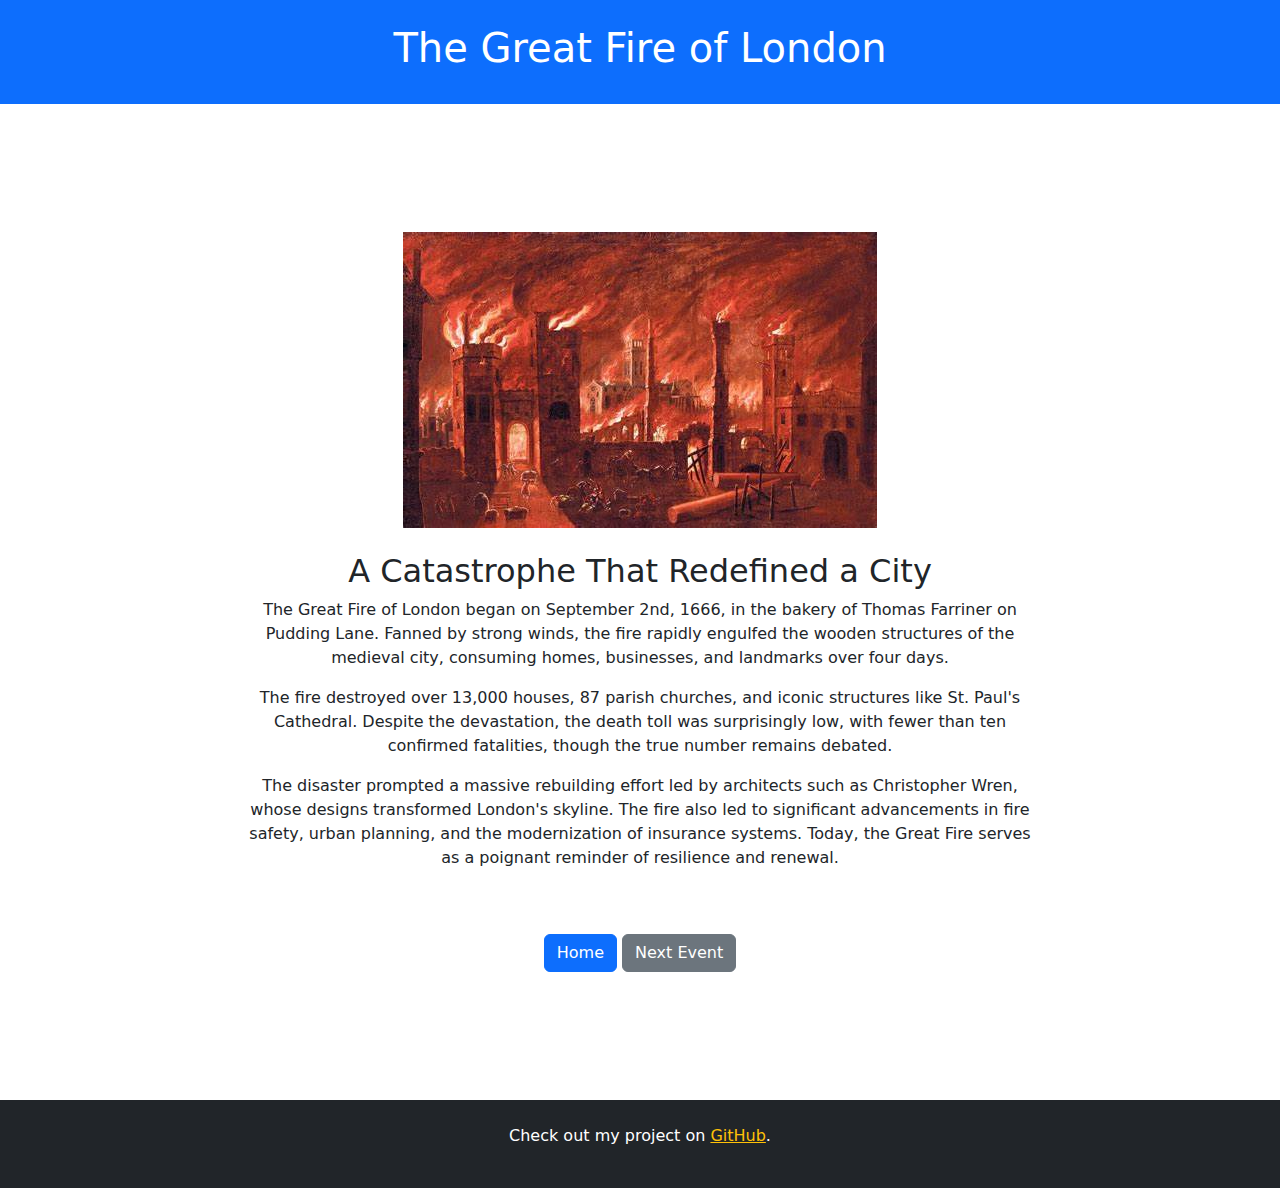
<file: event1.html>
<!DOCTYPE html>
<html lang="en">
<head>
  <meta charset="UTF-8">
  <meta name="viewport" content="width=device-width, initial-scale=1.0">
  <title>1666: The Great Fire of London</title>
  <link href="https://cdn.jsdelivr.net/npm/bootstrap@5.3.0/dist/css/bootstrap.min.css" rel="stylesheet">
  <style>
    main {
      display: flex;
      flex-direction: column;
      align-items: center;
      justify-content: center;
      min-height: 100vh;
    }
    article {
      max-width: 800px;
    }
    footer {
      margin-top: 20px;
    }
  </style>
</head>
<body>
  <header class="text-center p-4 bg-primary text-white">
    <h1>The Great Fire of London</h1>
  </header>

  <main class="container my-5 text-center">
    <img src="images/Fire.jpeg" alt="The Great Fire of London" class="img-fluid mb-4">
    <article>
      <h2>A Catastrophe That Redefined a City</h2>
      <p>
        The Great Fire of London began on September 2nd, 1666, in the bakery of Thomas Farriner on Pudding Lane. 
        Fanned by strong winds, the fire rapidly engulfed the wooden structures of the medieval city, 
        consuming homes, businesses, and landmarks over four days.
      </p>
      <p>
        The fire destroyed over 13,000 houses, 87 parish churches, and iconic structures like St. Paul's Cathedral. 
        Despite the devastation, the death toll was surprisingly low, with fewer than ten confirmed fatalities, though the true number remains debated.
      </p>
      <p>
        The disaster prompted a massive rebuilding effort led by architects such as Christopher Wren, 
        whose designs transformed London's skyline. The fire also led to significant advancements in fire safety, 
        urban planning, and the modernization of insurance systems. Today, the Great Fire serves as a poignant reminder of resilience and renewal.
      </p>
    </article>

    <nav class="mt-5">
        <a href="index.html" class="btn btn-primary">Home</a>
        <a href="event2.html" class="btn btn-secondary">Next Event</a>
      </nav>
  </main>

  <footer class="text-center p-4 bg-dark text-white">
    <p>Check out my project on <a href="https://github.com/Jayyy-Fths" class="text-warning">GitHub</a>.</p>
  </footer>
</body>
</html>
</file>
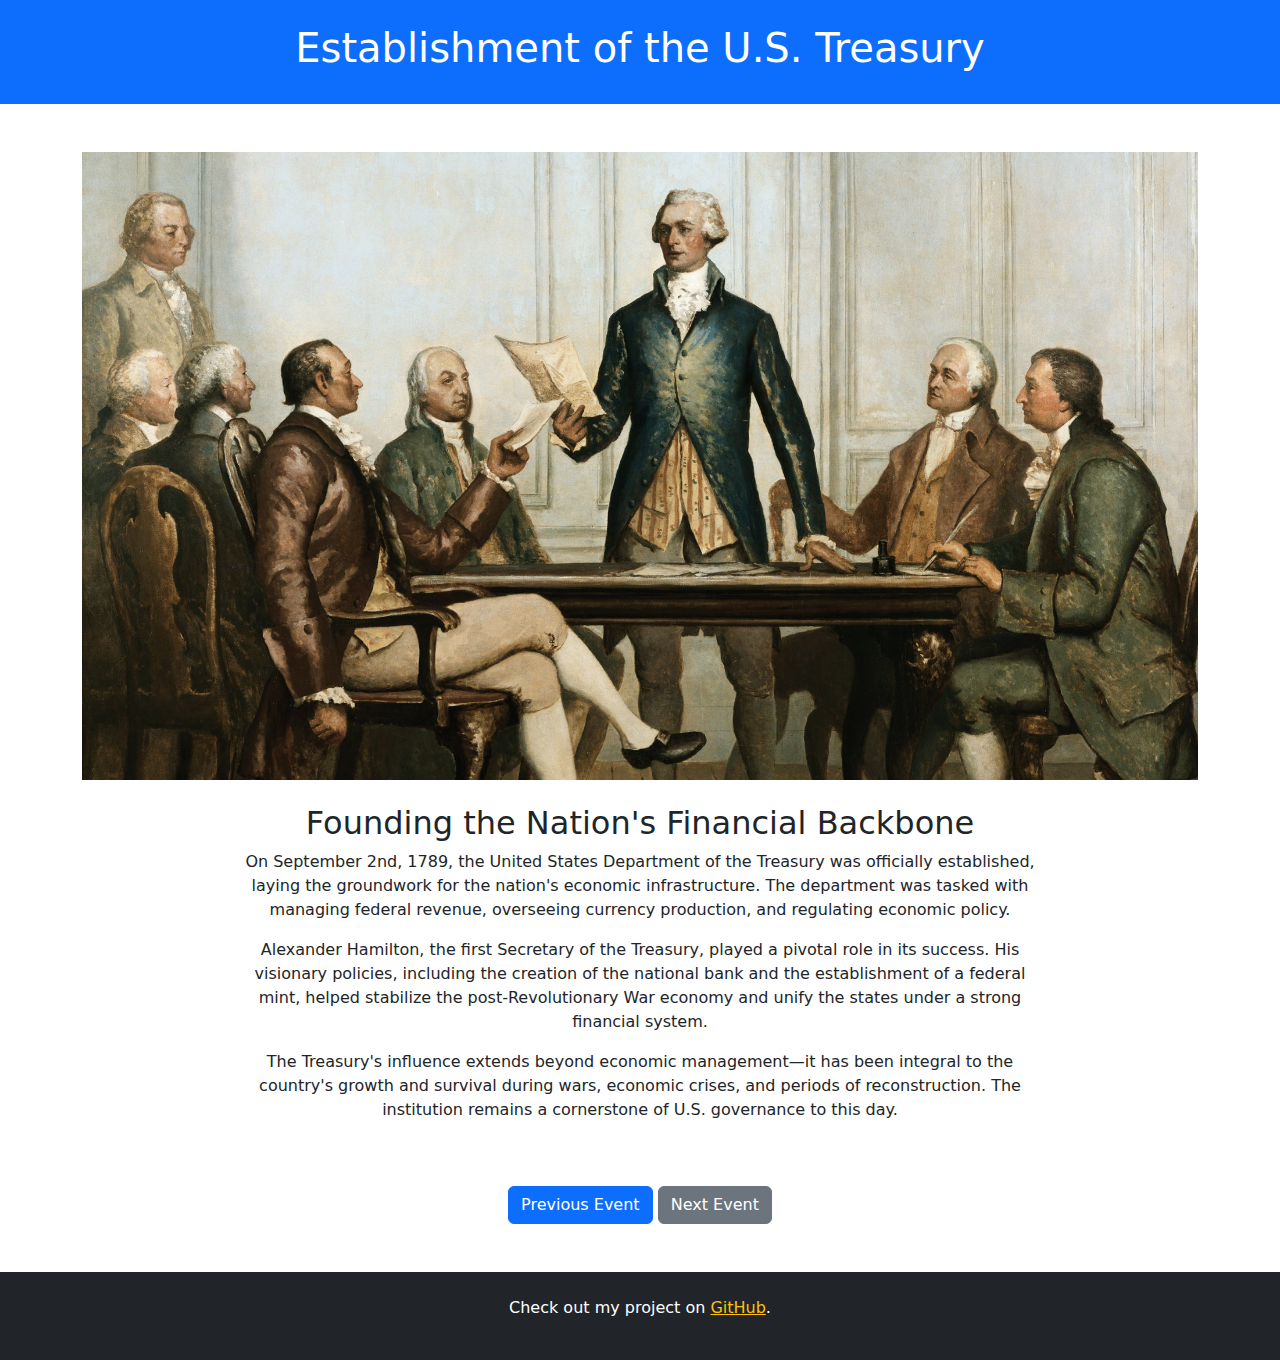
<file: event2.html>
<!DOCTYPE html>
<html lang="en">
<head>
  <meta charset="UTF-8">
  <meta name="viewport" content="width=device-width, initial-scale=1.0">
  <title>1789: Establishment of the U.S. Treasury</title>
  <link href="https://cdn.jsdelivr.net/npm/bootstrap@5.3.0/dist/css/bootstrap.min.css" rel="stylesheet">
  <style>
    main {
      display: flex;
      flex-direction: column;
      align-items: center;
      justify-content: center;
      min-height: 100vh;
    }
    article {
      max-width: 800px;
    }
    footer {
      margin-top: 20px;
    }
  </style>
</head>
<body>
  <header class="text-center p-4 bg-primary text-white">
    <h1>Establishment of the U.S. Treasury</h1>
  </header>

  <main class="container my-5 text-center">
    <img src="images/fathee.jpg" alt="U.S. Treasury Building" class="img-fluid mb-4">
    <article>
      <h2>Founding the Nation's Financial Backbone</h2>
      <p>
        On September 2nd, 1789, the United States Department of the Treasury was officially established, laying the groundwork 
        for the nation's economic infrastructure. The department was tasked with managing federal revenue, overseeing currency 
        production, and regulating economic policy.
      </p>
      <p>
        Alexander Hamilton, the first Secretary of the Treasury, played a pivotal role in its success. 
        His visionary policies, including the creation of the national bank and the establishment of a federal mint, 
        helped stabilize the post-Revolutionary War economy and unify the states under a strong financial system.
      </p>
      <p>
        The Treasury's influence extends beyond economic management—it has been integral to the country's growth and survival during wars, 
        economic crises, and periods of reconstruction. The institution remains a cornerstone of U.S. governance to this day.
      </p>
    </article>

    <nav class="mt-5">
        <a href="event1.html" class="btn btn-primary">Previous Event</a>
        <a href="event3.html" class="btn btn-secondary">Next Event</a>
      </nav>
  </main>

  <footer class="text-center p-4 bg-dark text-white">
    <p>Check out my project on <a href="https://github.com/Jayyy-Fths" class="text-warning">GitHub</a>.</p>
  </footer>
</body>
</html>
</file>
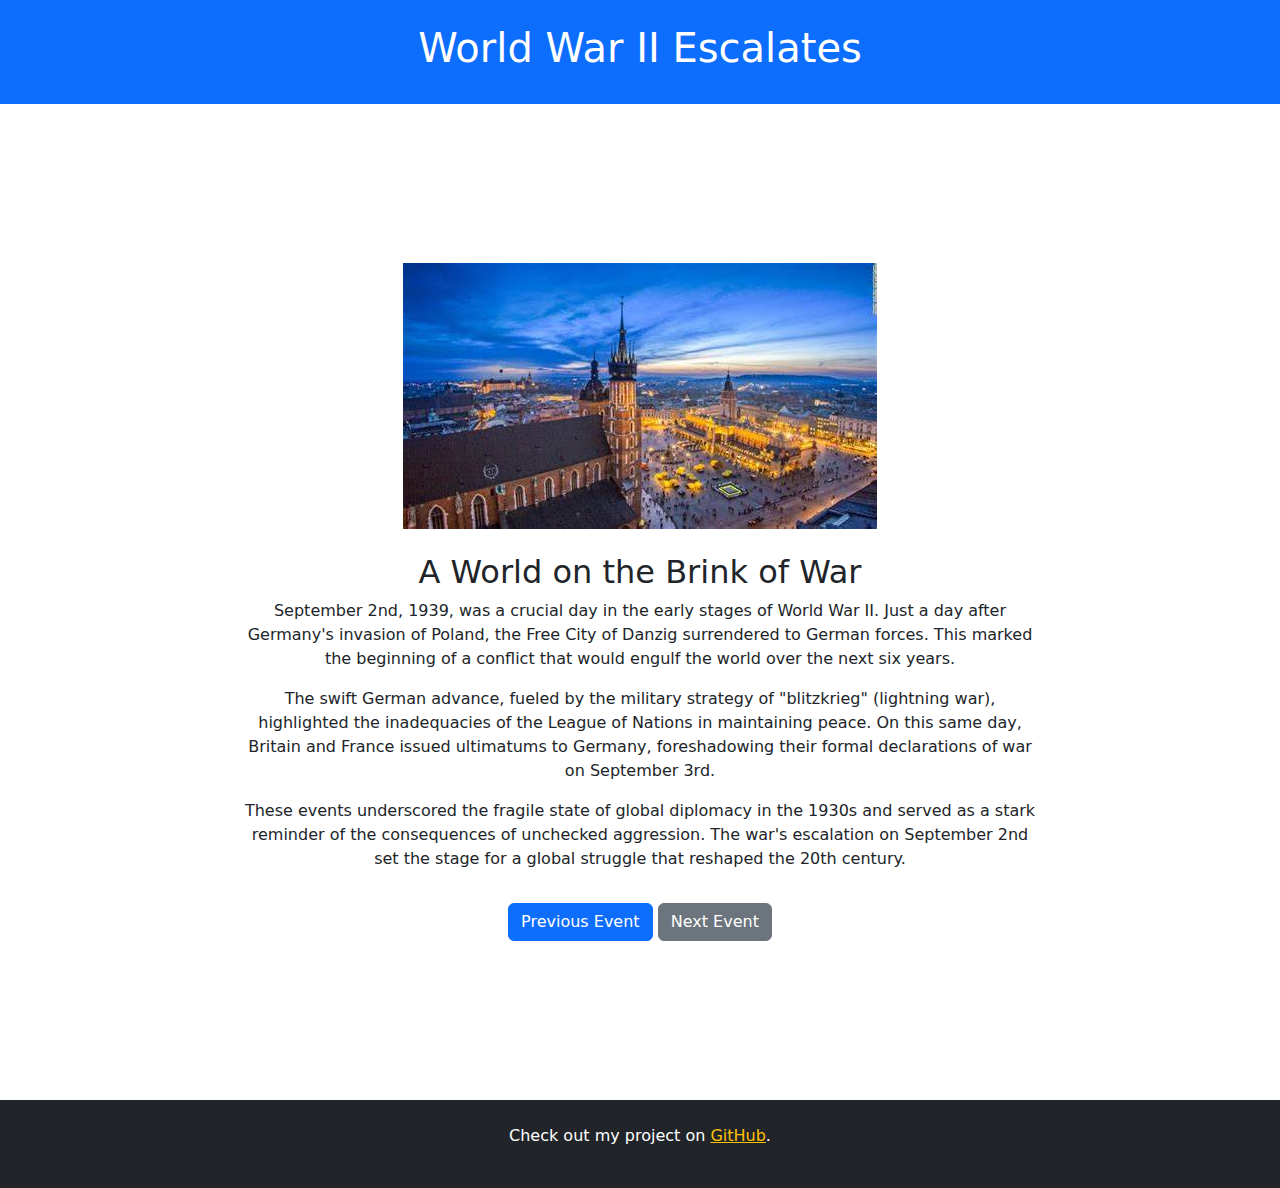
<file: event3.html>
<!DOCTYPE html>
<html lang="en">
<head>
  <meta charset="UTF-8">
  <meta name="viewport" content="width=device-width, initial-scale=1.0">
  <title>1939: World War II Escalates</title>
  <link href="https://cdn.jsdelivr.net/npm/bootstrap@5.3.0/dist/css/bootstrap.min.css" rel="stylesheet">
  <style>
    main {
      display: flex;
      flex-direction: column;
      align-items: center;
      justify-content: center;
      min-height: 100vh;
    }
    article {
      max-width: 800px;
    }
    footer {
      margin-top: 20px;
    }
  </style>
</head>
<body>
  <header class="text-center p-4 bg-primary text-white">
    <h1>World War II Escalates</h1>
  </header>

  <main class="container my-5 text-center">
    <img src="images/poland.jpeg" alt="World War II" class="img-fluid mb-4">
    <article>
      <h2>A World on the Brink of War</h2>
      <p>
        September 2nd, 1939, was a crucial day in the early stages of World War II. Just a day after Germany's invasion of Poland, 
        the Free City of Danzig surrendered to German forces. This marked the beginning of a conflict that would engulf the world 
        over the next six years.
      </p>
      <p>
        The swift German advance, fueled by the military strategy of "blitzkrieg" (lightning war), highlighted the inadequacies of 
        the League of Nations in maintaining peace. On this same day, Britain and France issued ultimatums to Germany, 
        foreshadowing their formal declarations of war on September 3rd.
      </p>
      <p>
        These events underscored the fragile state of global diplomacy in the 1930s and served as a stark reminder of the 
        consequences of unchecked aggression. The war's escalation on September 2nd set the stage for a global struggle that reshaped the 20th century.
      </p>
    </article>

    <nav class="mt-3">
        <a href="event2.html" class="btn btn-primary">Previous Event</a>
        <a href="event4.html" class="btn btn-secondary">Next Event</a>
      </nav>
  </main>

  <footer class="text-center p-4 bg-dark text-white">
    <p>Check out my project on <a href="https://github.com/Jayyy-Fths" class="text-warning">GitHub</a>.</p>
  </footer>
</body>
</html>
</file>
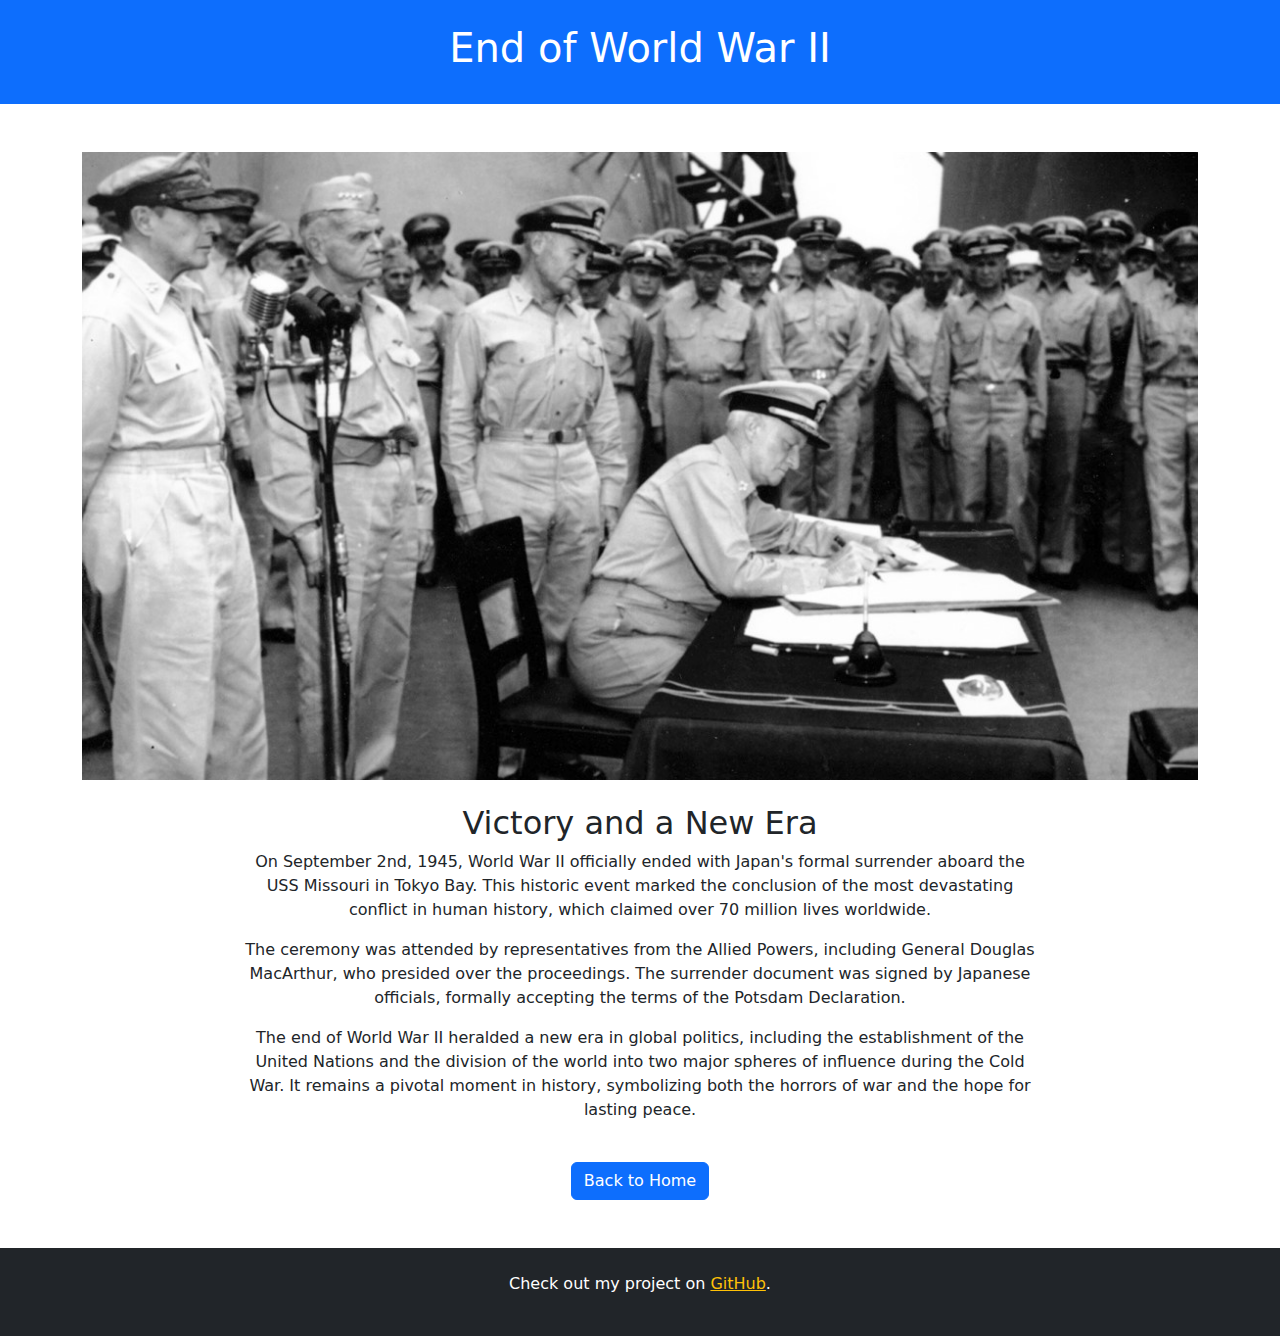
<file: event4.html>
<!DOCTYPE html>
<html lang="en">
<head>
  <meta charset="UTF-8">
  <meta name="viewport" content="width=device-width, initial-scale=1.0">
  <title>1945: End of World War II</title>
  <link href="https://cdn.jsdelivr.net/npm/bootstrap@5.3.0/dist/css/bootstrap.min.css" rel="stylesheet">
  <style>
    main {
      display: flex;
      flex-direction: column;
      align-items: center;
      justify-content: center;
      min-height: 100vh;
    }
    article {
      max-width: 800px;
    }
    footer {
      margin-top: 20px;
    }
  </style>
</head>
<body>
  <header class="text-center p-4 bg-primary text-white">
    <h1>End of World War II</h1>
  </header>

  <main class="container my-5 text-center">
    <img src="images/vday.jpeg" alt="End of World War II" class="img-fluid mb-4">
    <article>
      <h2>Victory and a New Era</h2>
      <p>
        On September 2nd, 1945, World War II officially ended with Japan's formal surrender aboard the USS Missouri in Tokyo Bay. 
        This historic event marked the conclusion of the most devastating conflict in human history, which claimed over 70 million lives worldwide.
      </p>
      <p>
        The ceremony was attended by representatives from the Allied Powers, including General Douglas MacArthur, who presided over the proceedings. 
        The surrender document was signed by Japanese officials, formally accepting the terms of the Potsdam Declaration.
      </p>
      <p>
        The end of World War II heralded a new era in global politics, including the establishment of the United Nations 
        and the division of the world into two major spheres of influence during the Cold War. It remains a pivotal moment 
        in history, symbolizing both the horrors of war and the hope for lasting peace.
      </p>
    </article>

    <nav class="mt-4">
      <a href="index.html" class="btn btn-primary">Back to Home</a>
    </nav>
  </main>

  <footer class="text-center p-4 bg-dark text-white">
    <p>Check out my project on <a href="https://github.com/Jayyy-Fths" class="text-warning">GitHub</a>.</p>
  </footer>
</body>
</html>
</file>
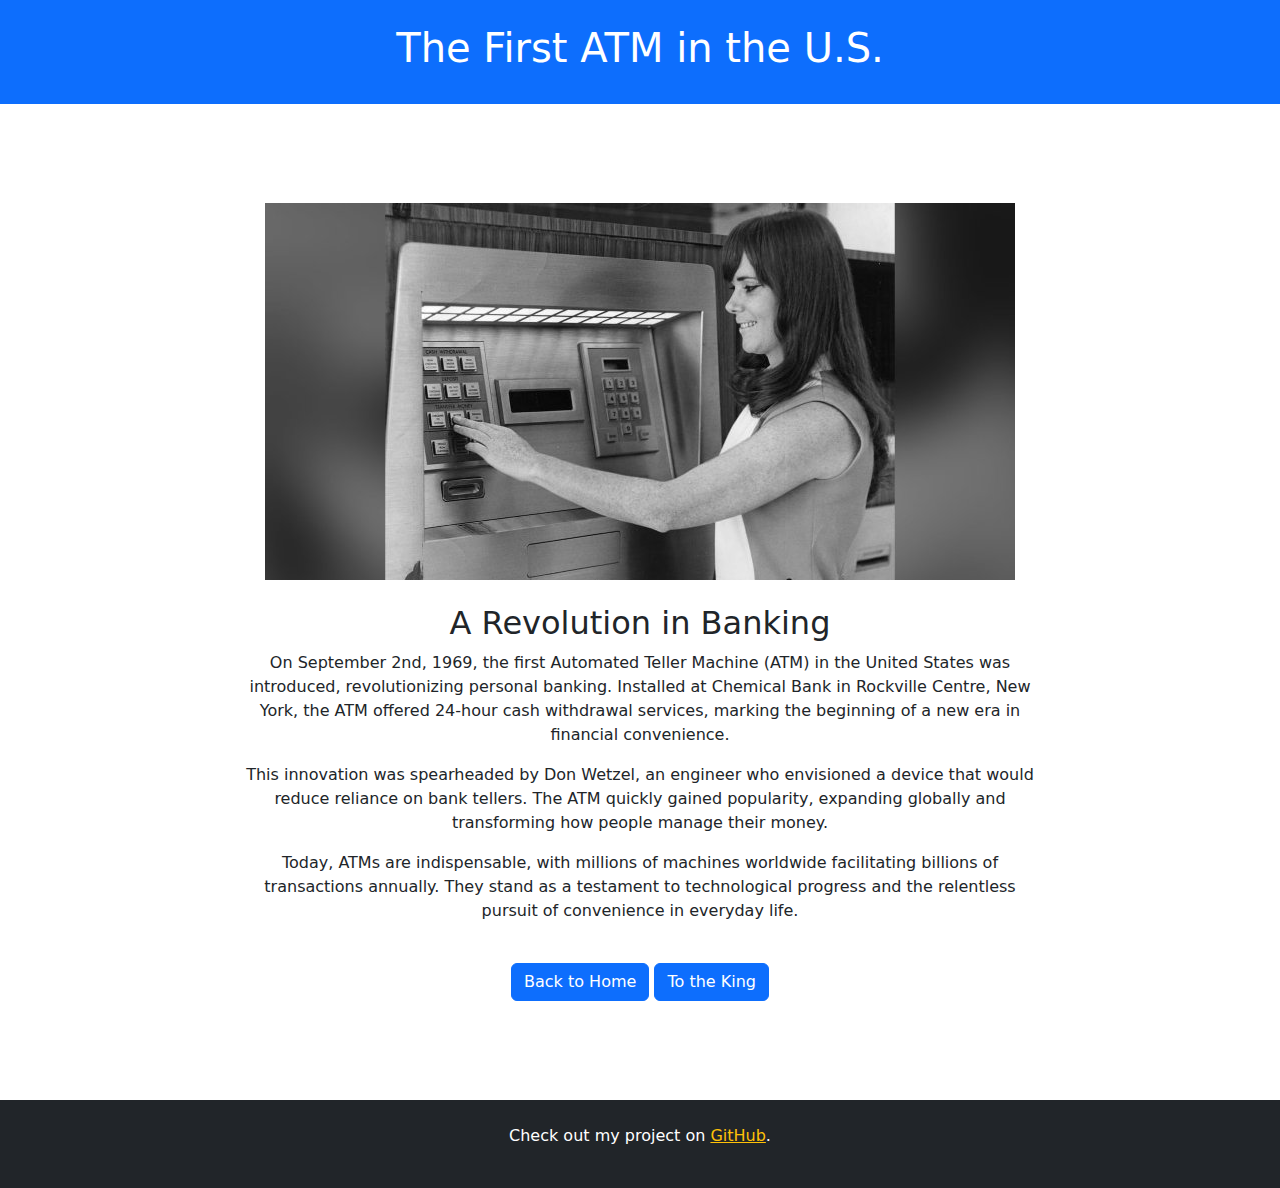
<file: event5.html>
<!DOCTYPE html>
<html lang="en">
<head>
  <meta charset="UTF-8">
  <meta name="viewport" content="width=device-width, initial-scale=1.0">
  <title>1969: The First ATM in the U.S.</title>
  <link href="https://cdn.jsdelivr.net/npm/bootstrap@5.3.0/dist/css/bootstrap.min.css" rel="stylesheet">
  <style>
    main {
      display: flex;
      flex-direction: column;
      align-items: center;
      justify-content: center;
      min-height: 100vh;
    }
    article {
      max-width: 800px;
    }
    footer {
      margin-top: 20px;
    }
  </style>
</head>
<body>
  <header class="text-center p-4 bg-primary text-white">
    <h1>The First ATM in the U.S.</h1>
  </header>

  <main class="container my-5 text-center">
    <img src="images/atm.jpeg" alt="First ATM in the U.S." class="img-fluid mb-4">
    <article>
      <h2>A Revolution in Banking</h2>
      <p>
        On September 2nd, 1969, the first Automated Teller Machine (ATM) in the United States was introduced, revolutionizing personal banking. 
        Installed at Chemical Bank in Rockville Centre, New York, the ATM offered 24-hour cash withdrawal services, 
        marking the beginning of a new era in financial convenience.
      </p>
      <p>
        This innovation was spearheaded by Don Wetzel, an engineer who envisioned a device that would reduce reliance on bank tellers. 
        The ATM quickly gained popularity, expanding globally and transforming how people manage their money.
      </p>
      <p>
        Today, ATMs are indispensable, with millions of machines worldwide facilitating billions of transactions annually. 
        They stand as a testament to technological progress and the relentless pursuit of convenience in everyday life.
      </p>
    </article>

    <nav class="mt-4">
      <a href="index.html" class="btn btn-primary">Back to Home</a>
      <a href="keanu.html" class="btn btn-primary"> To the King</a>
    </nav>
  </main>

  <footer class="text-center p-4 bg-dark text-white">
    <p>Check out my project on <a href="https://github.com/Jayyy-Fths" class="text-warning">GitHub</a>.</p>
  </footer>
</body>
</html>
</file>
